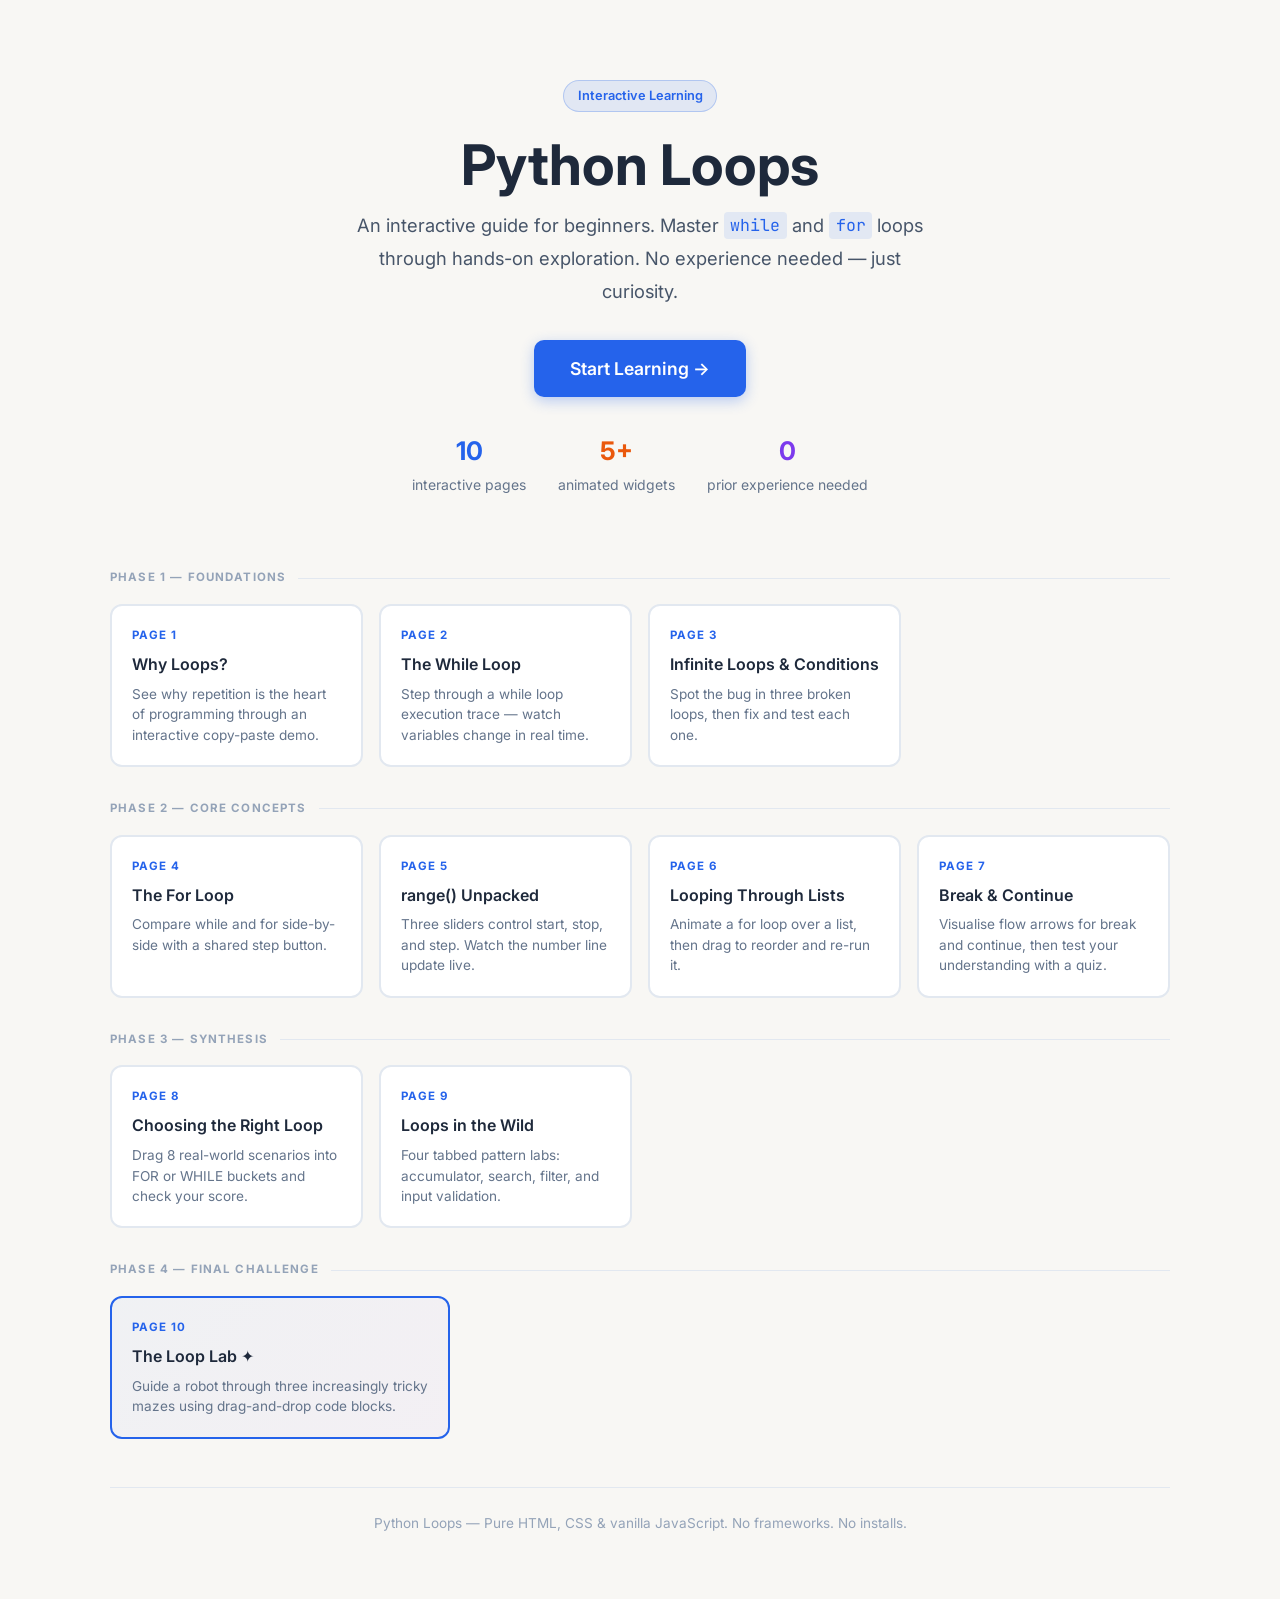
<file: index.html>
<!DOCTYPE html>
<html lang="en">
<head>
  <meta charset="UTF-8">
  <meta name="viewport" content="width=device-width, initial-scale=1.0">
  <title>Python Loops — An Interactive Guide</title>
  <link rel="stylesheet" href="css/styles.css">
  <style>
    body { padding-bottom: 2rem; }
    .hero-badge {
      display: inline-block;
      background: rgba(37,99,235,0.1);
      color: var(--color-primary);
      border: 1px solid rgba(37,99,235,0.25);
      border-radius: 100px;
      font-size: 0.8rem;
      font-weight: 600;
      padding: 0.25rem 0.85rem;
      margin-bottom: 1.25rem;
    }
    .hero-cta {
      display: inline-flex;
      align-items: center;
      gap: 0.5rem;
      background: var(--color-primary);
      color: #fff;
      font-size: 1.1rem;
      font-weight: 600;
      padding: 0.85rem 2.25rem;
      border-radius: 10px;
      text-decoration: none;
      transition: background 0.15s, transform 0.15s, box-shadow 0.15s;
      box-shadow: 0 4px 14px rgba(37,99,235,0.3);
    }
    .hero-cta:hover {
      background: #1d4ed8;
      transform: translateY(-2px);
      box-shadow: 0 8px 24px rgba(37,99,235,0.35);
      text-decoration: none;
    }
    .phase-divider {
      font-size: 0.72rem;
      font-weight: 700;
      text-transform: uppercase;
      letter-spacing: 0.1em;
      color: #94a3b8;
      margin: 2rem 0 0.75rem;
      display: flex;
      align-items: center;
      gap: 0.75rem;
    }
    .phase-divider::after {
      content: '';
      flex: 1;
      height: 1px;
      background: #e2e8f0;
    }
  </style>
</head>
<body>

<div class="page-wrapper">
  <!-- Hero -->
  <section class="hero" style="padding-top:3rem;padding-bottom:2.5rem;">
    <div class="hero-badge">Interactive Learning</div>
    <h1 style="font-size:clamp(2.2rem,6vw,3.5rem);margin-bottom:0.6rem;">Python Loops</h1>
    <p class="lead">
      An interactive guide for beginners. Master <code>while</code> and <code>for</code> loops
      through hands-on exploration. No experience needed — just curiosity.
    </p>
    <a href="page-01.html" class="hero-cta">Start Learning →</a>

    <div style="display:flex;justify-content:center;gap:2rem;margin-top:2rem;flex-wrap:wrap;">
      <div style="text-align:center;">
        <div style="font-size:1.6rem;font-weight:700;color:var(--color-primary);">10</div>
        <div class="text-sm text-muted">interactive pages</div>
      </div>
      <div style="text-align:center;">
        <div style="font-size:1.6rem;font-weight:700;color:var(--color-secondary);">5+</div>
        <div class="text-sm text-muted">animated widgets</div>
      </div>
      <div style="text-align:center;">
        <div style="font-size:1.6rem;font-weight:700;color:var(--color-tertiary);">0</div>
        <div class="text-sm text-muted">prior experience needed</div>
      </div>
    </div>
  </section>

  <!-- Page grid -->
  <section>
    <div class="phase-divider">Phase 1 — Foundations</div>
    <div class="page-grid">
      <a href="page-01.html" class="page-card">
        <div class="page-num">Page 1</div>
        <div class="page-title">Why Loops?</div>
        <div class="page-desc">See why repetition is the heart of programming through an interactive copy-paste demo.</div>
      </a>
      <a href="page-02.html" class="page-card">
        <div class="page-num">Page 2</div>
        <div class="page-title">The While Loop</div>
        <div class="page-desc">Step through a while loop execution trace — watch variables change in real time.</div>
      </a>
      <a href="page-03.html" class="page-card">
        <div class="page-num">Page 3</div>
        <div class="page-title">Infinite Loops &amp; Conditions</div>
        <div class="page-desc">Spot the bug in three broken loops, then fix and test each one.</div>
      </a>
    </div>

    <div class="phase-divider">Phase 2 — Core Concepts</div>
    <div class="page-grid">
      <a href="page-04.html" class="page-card">
        <div class="page-num">Page 4</div>
        <div class="page-title">The For Loop</div>
        <div class="page-desc">Compare while and for side-by-side with a shared step button.</div>
      </a>
      <a href="page-05.html" class="page-card">
        <div class="page-num">Page 5</div>
        <div class="page-title">range() Unpacked</div>
        <div class="page-desc">Three sliders control start, stop, and step. Watch the number line update live.</div>
      </a>
      <a href="page-06.html" class="page-card">
        <div class="page-num">Page 6</div>
        <div class="page-title">Looping Through Lists</div>
        <div class="page-desc">Animate a for loop over a list, then drag to reorder and re-run it.</div>
      </a>
      <a href="page-07.html" class="page-card">
        <div class="page-num">Page 7</div>
        <div class="page-title">Break &amp; Continue</div>
        <div class="page-desc">Visualise flow arrows for break and continue, then test your understanding with a quiz.</div>
      </a>
    </div>

    <div class="phase-divider">Phase 3 — Synthesis</div>
    <div class="page-grid">
      <a href="page-08.html" class="page-card">
        <div class="page-num">Page 8</div>
        <div class="page-title">Choosing the Right Loop</div>
        <div class="page-desc">Drag 8 real-world scenarios into FOR or WHILE buckets and check your score.</div>
      </a>
      <a href="page-09.html" class="page-card">
        <div class="page-num">Page 9</div>
        <div class="page-title">Loops in the Wild</div>
        <div class="page-desc">Four tabbed pattern labs: accumulator, search, filter, and input validation.</div>
      </a>
    </div>

    <div class="phase-divider">Phase 4 — Final Challenge</div>
    <div class="page-grid" style="max-width:340px;">
      <a href="page-10.html" class="page-card" style="border-color:var(--color-primary);background:linear-gradient(135deg,rgba(37,99,235,0.04),rgba(124,58,237,0.04));">
        <div class="page-num">Page 10</div>
        <div class="page-title">The Loop Lab ✦</div>
        <div class="page-desc">Guide a robot through three increasingly tricky mazes using drag-and-drop code blocks.</div>
      </a>
    </div>
  </section>

  <footer style="text-align:center;margin-top:3rem;padding-top:1.5rem;border-top:1px solid #e2e8f0;color:#94a3b8;font-size:0.85rem;">
    Python Loops — Pure HTML, CSS &amp; vanilla JavaScript. No frameworks. No installs.
  </footer>
</div>

</body>
</html>
</file>
<file: css/styles.css>
@import url('https://fonts.googleapis.com/css2?family=Inter:wght@300;400;500;600;700&family=JetBrains+Mono:wght@400;500;600&display=swap');

:root {
  --color-primary:    #2563eb;
  --color-secondary:  #ea580c;
  --color-tertiary:   #7c3aed;
  --color-bg:         #f8f7f4;
  --color-surface:    #ffffff;
  --color-text:       #1e293b;
  --color-code-bg:    #1e293b;
  --color-code-text:  #e2e8f0;
  --color-success:    #16a34a;
  --color-error:      #dc2626;
  --color-line-highlight: rgba(37, 99, 235, 0.15);
  --font-body: 'Inter', system-ui, -apple-system, sans-serif;
  --font-code: 'JetBrains Mono', 'Fira Code', 'Consolas', monospace;
  --max-width: 1100px;
  --radius: 12px;
  --shadow: 0 1px 3px rgba(0,0,0,0.08), 0 1px 2px rgba(0,0,0,0.06);
}

*, *::before, *::after {
  box-sizing: border-box;
  margin: 0;
  padding: 0;
}

html {
  font-size: 16px;
  scroll-behavior: smooth;
}

body {
  font-family: var(--font-body);
  background: var(--color-bg);
  color: var(--color-text);
  line-height: 1.7;
  min-height: 100vh;
  padding-bottom: 80px;
}

/* ── Typography ── */
h1 { font-size: clamp(1.8rem, 4vw, 2.8rem); font-weight: 700; line-height: 1.2; }
h2 { font-size: clamp(1.4rem, 3vw, 2rem); font-weight: 600; line-height: 1.3; }
h3 { font-size: clamp(1.1rem, 2vw, 1.4rem); font-weight: 600; line-height: 1.4; }
h4 { font-size: 1rem; font-weight: 600; }
p  { margin-bottom: 1rem; }
p:last-child { margin-bottom: 0; }

a { color: var(--color-primary); text-decoration: none; }
a:hover { text-decoration: underline; }

/* ── Layout ── */
.page-wrapper {
  max-width: var(--max-width);
  margin: 0 auto;
  padding: 2rem 1.25rem;
}

.page-header {
  margin-bottom: 2.5rem;
}

.page-header .phase-badge {
  display: inline-block;
  background: var(--color-primary);
  color: #fff;
  font-size: 0.72rem;
  font-weight: 600;
  letter-spacing: 0.08em;
  text-transform: uppercase;
  padding: 0.2rem 0.65rem;
  border-radius: 100px;
  margin-bottom: 0.75rem;
}

.page-header h1 {
  margin-bottom: 0.35rem;
}

.page-header .subtitle {
  font-size: 1.15rem;
  color: #64748b;
  font-weight: 400;
}

/* ── Card ── */
.card {
  background: var(--color-surface);
  border-radius: var(--radius);
  box-shadow: var(--shadow);
  padding: 1.75rem;
  margin-bottom: 1.5rem;
}

.card-title {
  font-size: 0.8rem;
  font-weight: 700;
  letter-spacing: 0.1em;
  text-transform: uppercase;
  color: #64748b;
  margin-bottom: 1rem;
}

/* ── Concept box ── */
.concept-box {
  border-left: 4px solid var(--color-primary);
  background: rgba(37, 99, 235, 0.05);
  border-radius: 0 var(--radius) var(--radius) 0;
  padding: 1.25rem 1.5rem;
  margin-bottom: 1.5rem;
  font-size: 1.05rem;
}

/* ── Code blocks ── */
pre, .code-block {
  background: var(--color-code-bg);
  color: var(--color-code-text);
  font-family: var(--font-code);
  font-size: 0.95rem;
  border-radius: var(--radius);
  padding: 1.25rem 1.5rem;
  overflow-x: auto;
  line-height: 1.6;
  tab-size: 4;
}

code {
  font-family: var(--font-code);
  font-size: 0.9em;
  background: rgba(37,99,235,0.1);
  color: var(--color-primary);
  padding: 0.15em 0.4em;
  border-radius: 4px;
}

pre code {
  background: none;
  color: inherit;
  padding: 0;
  font-size: inherit;
}

/* ── Syntax Highlighting ── */
.kw      { color: #93c5fd; font-weight: 600; }
.builtin { color: #86efac; }
.str     { color: #fca5a5; }
.num     { color: #fdba74; }
.comment { color: #64748b; font-style: italic; }

/* ── Buttons ── */
.btn {
  display: inline-flex;
  align-items: center;
  gap: 0.4rem;
  padding: 0.6rem 1.25rem;
  border-radius: 8px;
  font-family: var(--font-body);
  font-size: 0.925rem;
  font-weight: 500;
  cursor: pointer;
  border: none;
  transition: background 0.15s, transform 0.1s, box-shadow 0.15s;
  min-height: 44px;
  text-decoration: none;
}

.btn:active { transform: scale(0.97); }

.btn-primary {
  background: var(--color-primary);
  color: #fff;
}
.btn-primary:hover { background: #1d4ed8; }

.btn-secondary {
  background: var(--color-secondary);
  color: #fff;
}
.btn-secondary:hover { background: #c2410c; }

.btn-tertiary {
  background: var(--color-tertiary);
  color: #fff;
}
.btn-tertiary:hover { background: #6d28d9; }

.btn-outline {
  background: transparent;
  color: var(--color-primary);
  border: 2px solid var(--color-primary);
}
.btn-outline:hover { background: rgba(37,99,235,0.07); }

.btn-ghost {
  background: #f1f5f9;
  color: var(--color-text);
}
.btn-ghost:hover { background: #e2e8f0; }

.btn-success {
  background: var(--color-success);
  color: #fff;
}

.btn-sm {
  padding: 0.35rem 0.85rem;
  font-size: 0.85rem;
  min-height: 36px;
}

.btn-lg {
  padding: 0.85rem 2rem;
  font-size: 1.05rem;
  min-height: 52px;
}

.btn:disabled {
  opacity: 0.45;
  cursor: not-allowed;
  transform: none;
}

/* ── Grid & Flex helpers ── */
.grid-2 {
  display: grid;
  grid-template-columns: 1fr 1fr;
  gap: 1.25rem;
}

.flex { display: flex; }
.flex-wrap { flex-wrap: wrap; }
.gap-1 { gap: 0.5rem; }
.gap-2 { gap: 1rem; }
.gap-3 { gap: 1.5rem; }
.items-center { align-items: center; }
.justify-center { justify-content: center; }
.justify-between { justify-content: space-between; }

@media (max-width: 768px) {
  .grid-2 { grid-template-columns: 1fr; }
}

/* ── Teaser box ── */
.next-teaser {
  background: linear-gradient(135deg, rgba(37,99,235,0.07), rgba(124,58,237,0.07));
  border: 1px solid rgba(37,99,235,0.2);
  border-radius: var(--radius);
  padding: 1.25rem 1.5rem;
  margin-top: 2rem;
  font-style: italic;
  color: #475569;
}

.next-teaser strong { color: var(--color-text); font-style: normal; }

/* ── Output console ── */
.console-output {
  background: #0f172a;
  color: #a3e635;
  font-family: var(--font-code);
  font-size: 0.9rem;
  border-radius: 8px;
  padding: 1rem 1.25rem;
  min-height: 3rem;
  max-height: 200px;
  overflow-y: auto;
  line-height: 1.6;
  white-space: pre-wrap;
}

/* ── Badge / pill ── */
.badge {
  display: inline-flex;
  align-items: center;
  gap: 0.3rem;
  padding: 0.2rem 0.6rem;
  border-radius: 100px;
  font-size: 0.78rem;
  font-weight: 600;
}

.badge-success { background: #dcfce7; color: var(--color-success); }
.badge-error   { background: #fee2e2; color: var(--color-error); }
.badge-warn    { background: #ffedd5; color: var(--color-secondary); }
.badge-info    { background: #dbeafe; color: var(--color-primary); }

/* ── Tab bar ── */
.tab-bar {
  display: flex;
  gap: 0.25rem;
  border-bottom: 2px solid #e2e8f0;
  margin-bottom: 1.5rem;
  overflow-x: auto;
}

.tab-btn {
  padding: 0.6rem 1.1rem;
  border: none;
  background: transparent;
  font-family: var(--font-body);
  font-size: 0.9rem;
  font-weight: 500;
  color: #64748b;
  cursor: pointer;
  border-bottom: 3px solid transparent;
  margin-bottom: -2px;
  white-space: nowrap;
  min-height: 44px;
  border-radius: 6px 6px 0 0;
  transition: color 0.15s, border-color 0.15s, background 0.15s;
}

.tab-btn:hover { color: var(--color-primary); background: rgba(37,99,235,0.05); }
.tab-btn.active { color: var(--color-primary); border-bottom-color: var(--color-primary); font-weight: 600; }

/* ── Step-through ── */
.step-through-container {
  display: grid;
  grid-template-columns: 1fr 1fr;
  gap: 1.25rem;
}

@media (max-width: 768px) {
  .step-through-container { grid-template-columns: 1fr; }
}

.st-code-panel {
  background: var(--color-code-bg);
  color: var(--color-code-text);
  border-radius: var(--radius);
  padding: 1rem 1.25rem;
  font-family: var(--font-code);
  font-size: 0.92rem;
  line-height: 2.0;
  min-height: 160px;
}

.st-code-line {
  display: flex;
  align-items: center;
  gap: 0.75rem;
  padding: 0.1rem 0.5rem;
  border-radius: 4px;
  transition: background 0.2s;
  position: relative;
}

.st-code-line.active {
  background: var(--color-line-highlight);
}

.st-code-text {
  flex: 1;
  white-space: pre;
}

.st-line-num {
  color: #64748b;
  min-width: 1.5rem;
  text-align: right;
  user-select: none;
  font-size: 0.8rem;
}

.st-right-panel {
  display: flex;
  flex-direction: column;
  gap: 1rem;
}

.var-watch {
  background: #f8fafc;
  border: 1px solid #e2e8f0;
  border-radius: 8px;
  padding: 0.75rem 1rem;
  min-height: 4.5rem;
}

.var-watch-title {
  font-size: 0.72rem;
  font-weight: 700;
  text-transform: uppercase;
  letter-spacing: 0.08em;
  color: #64748b;
  margin-bottom: 0.5rem;
}

.var-table {
  font-family: var(--font-code);
  font-size: 0.88rem;
  width: 100%;
}

.var-table td {
  padding: 0.2rem 0.4rem;
  vertical-align: top;
}

.var-name { color: #1d4ed8; font-weight: 600; }
.var-val  { color: #b45309; }
.var-eq   { color: #64748b; }

.st-controls {
  display: flex;
  gap: 0.5rem;
  flex-wrap: wrap;
  margin-top: 1rem;
}

/* condition badge */
.condition-badge {
  display: inline-flex;
  align-items: center;
  padding: 0.15rem 0.55rem;
  border-radius: 6px;
  font-size: 0.8rem;
  font-weight: 600;
  margin-left: 0.5rem;
  font-family: var(--font-code);
}
.condition-badge.true-badge  { background: #dcfce7; color: #15803d; }
.condition-badge.false-badge { background: #fee2e2; color: #b91c1c; }

/* flow arrows */
.flow-arrow {
  position: absolute;
  right: -6px;
  font-size: 0.72rem;
  font-weight: 700;
  padding: 0.1rem 0.35rem;
  border-radius: 4px;
}
.flow-break    { background: #fee2e2; color: #b91c1c; }
.flow-continue { background: #ffedd5; color: #c2410c; }

/* ── Navigation bar (fixed bottom) ── */
#bottom-nav {
  position: fixed;
  bottom: 0;
  left: 0;
  right: 0;
  background: var(--color-surface);
  border-top: 1px solid #e2e8f0;
  box-shadow: 0 -2px 10px rgba(0,0,0,0.07);
  z-index: 100;
  padding: 0.6rem 1.25rem;
  display: flex;
  align-items: center;
  justify-content: space-between;
  gap: 1rem;
  height: 60px;
}

.nav-btn {
  display: inline-flex;
  align-items: center;
  gap: 0.4rem;
  padding: 0.45rem 1rem;
  border-radius: 8px;
  font-family: var(--font-body);
  font-size: 0.9rem;
  font-weight: 500;
  cursor: pointer;
  border: 2px solid var(--color-primary);
  color: var(--color-primary);
  background: transparent;
  transition: all 0.15s;
  min-height: 40px;
  text-decoration: none;
}
.nav-btn:hover { background: rgba(37,99,235,0.08); text-decoration: none; }
.nav-btn.primary { background: var(--color-primary); color: #fff; }
.nav-btn.primary:hover { background: #1d4ed8; }
.nav-btn.hidden { visibility: hidden; pointer-events: none; }

.nav-dots {
  display: flex;
  gap: 0.45rem;
  align-items: center;
}

.nav-dot {
  width: 10px;
  height: 10px;
  border-radius: 50%;
  background: #cbd5e1;
  border: 2px solid transparent;
  cursor: pointer;
  transition: all 0.2s;
  padding: 0;
}
.nav-dot.current {
  background: transparent;
  border-color: var(--color-primary);
  width: 12px;
  height: 12px;
}
.nav-dot.visited { background: var(--color-primary); }

/* ── Drag-drop ── */
.draggable {
  cursor: grab;
  user-select: none;
  -webkit-user-select: none;
  touch-action: none;
}
.draggable:active { cursor: grabbing; }
.draggable.dragging { opacity: 0.4; }

.drop-zone {
  border: 2px dashed #cbd5e1;
  border-radius: var(--radius);
  min-height: 80px;
  transition: border-color 0.2s, background 0.2s;
  padding: 0.75rem;
}
.drop-zone.drag-over {
  border-color: var(--color-primary);
  background: rgba(37,99,235,0.05);
}

/* ── Robot game ── */
.robot-canvas-wrap {
  display: flex;
  justify-content: center;
}

canvas#robot-canvas {
  border-radius: var(--radius);
  box-shadow: var(--shadow);
}

.code-blocks-area {
  display: flex;
  flex-wrap: wrap;
  gap: 0.5rem;
  padding: 0.75rem;
  background: #f1f5f9;
  border-radius: 8px;
  min-height: 54px;
}

.code-block-item {
  background: var(--color-code-bg);
  color: var(--color-code-text);
  font-family: var(--font-code);
  font-size: 0.85rem;
  padding: 0.4rem 0.85rem;
  border-radius: 6px;
  cursor: grab;
  user-select: none;
  touch-action: none;
  min-height: 36px;
  display: inline-flex;
  align-items: center;
  gap: 0.3rem;
}

.sequence-area {
  position: relative;
  min-height: 120px;
  border: 2px dashed #cbd5e1;
  border-radius: var(--radius);
  padding: 0.75rem;
  display: flex;
  flex-direction: column;
  gap: 0.35rem;
  background: #fafbfc;
}
.sequence-area.drag-over { border-color: var(--color-primary); background: rgba(37,99,235,0.04); }

.seq-block {
  font-family: var(--font-code);
  font-size: 0.88rem;
  background: var(--color-code-bg);
  color: var(--color-code-text);
  padding: 0.35rem 0.75rem;
  border-radius: 6px;
  display: flex;
  align-items: center;
  gap: 0.5rem;
  cursor: grab;
  min-height: 36px;
  position: relative;
}
.seq-drag-handle {
  cursor: grab;
  color: #475569;
  font-size: 1.1rem;
  padding: 0 0.35rem 0 0;
  user-select: none;
  -webkit-user-select: none;
  touch-action: none;
  line-height: 1;
}
.seq-drag-handle:active { cursor: grabbing; }

.seq-drop-indicator {
  position: absolute;
  left: 0.5rem;
  right: 0.5rem;
  height: 3px;
  background: var(--color-primary);
  border-radius: 2px;
  pointer-events: none;
  z-index: 10;
}

.seq-block .remove-btn {
  background: none;
  border: none;
  color: #64748b;
  cursor: pointer;
  font-size: 1rem;
  padding: 0 0.25rem;
  line-height: 1;
}
.seq-block .remove-btn:hover { color: var(--color-error); }
.seq-block.indent-0 { margin-left: 0; }
.seq-block.indent-1 { margin-left: 1.5rem; }
.seq-block.indent-2 { margin-left: 3rem; }
.seq-block.indent-3 { margin-left: 4.5rem; }

/* ── Quiz / multiple choice ── */
.mc-options {
  display: grid;
  grid-template-columns: 1fr 1fr;
  gap: 0.75rem;
  margin: 1rem 0;
}
@media (max-width: 480px) { .mc-options { grid-template-columns: 1fr; } }

.mc-btn {
  background: #f8fafc;
  border: 2px solid #e2e8f0;
  border-radius: 8px;
  padding: 0.75rem 1rem;
  font-family: var(--font-code);
  font-size: 0.88rem;
  cursor: pointer;
  text-align: left;
  transition: all 0.15s;
  white-space: pre;
  min-height: 44px;
}
.mc-btn:hover { border-color: var(--color-primary); background: rgba(37,99,235,0.05); }
.mc-btn.correct { border-color: var(--color-success); background: #dcfce7; }
.mc-btn.incorrect { border-color: var(--color-error); background: #fee2e2; }

/* ── Range explorer ── */
.range-slider-group {
  display: grid;
  gap: 0.75rem;
  margin-bottom: 1.25rem;
}
.range-row {
  display: flex;
  align-items: center;
  gap: 1rem;
}
.range-row label {
  min-width: 4.5rem;
  font-family: var(--font-code);
  font-size: 0.9rem;
  font-weight: 600;
  color: var(--color-primary);
}
.range-row input[type=range] {
  flex: 1;
  accent-color: var(--color-primary);
  height: 6px;
  cursor: pointer;
}
.range-val {
  min-width: 2.5rem;
  text-align: right;
  font-family: var(--font-code);
  font-size: 0.9rem;
  font-weight: 600;
}

/* Number line */
.number-line {
  position: relative;
  height: 56px;
  margin: 1rem 0;
}
.nl-track {
  position: absolute;
  top: 50%;
  left: 0; right: 0;
  height: 3px;
  background: #e2e8f0;
  transform: translateY(-50%);
}
.nl-dots {
  position: absolute;
  top: 0; left: 0; right: 0; bottom: 0;
  display: flex;
  align-items: center;
}
.nl-dot {
  position: absolute;
  width: 14px; height: 14px;
  border-radius: 50%;
  transform: translate(-50%, -50%);
  top: 50%;
}
.nl-dot.included { background: var(--color-primary); }
.nl-dot.excluded { background: #fff; border: 2px solid #cbd5e1; }
.nl-label {
  position: absolute;
  font-size: 0.65rem;
  font-family: var(--font-code);
  color: #94a3b8;
  top: calc(50% + 10px);
  transform: translateX(-50%);
}

/* ── Loop sorter ── */
.sorter-wrapper {
  display: grid;
  grid-template-columns: 1fr 1fr;
  gap: 1.25rem;
}
@media (max-width: 768px) { .sorter-wrapper { grid-template-columns: 1fr; } }

.scenario-pool {
  display: flex;
  flex-direction: column;
  gap: 0.5rem;
}

.scenario-card {
  background: var(--color-surface);
  border: 2px solid #e2e8f0;
  border-radius: 8px;
  padding: 0.75rem 1rem;
  font-size: 0.9rem;
  cursor: grab;
  min-height: 44px;
  display: flex;
  align-items: center;
  transition: border-color 0.15s, box-shadow 0.15s;
}
.scenario-card:hover { border-color: var(--color-primary); }
.scenario-card.correct { border-color: var(--color-success); background: #f0fdf4; }
.scenario-card.incorrect { border-color: var(--color-error); background: #fef2f2; }
.scenario-card.dragging { opacity: 0.3; }

.loop-drop-zone {
  border: 2px dashed #cbd5e1;
  border-radius: var(--radius);
  padding: 0.75rem;
  min-height: 200px;
  display: flex;
  flex-direction: column;
  gap: 0.5rem;
  transition: all 0.2s;
}
.loop-drop-zone.drag-over { border-color: var(--color-primary); background: rgba(37,99,235,0.04); }
.loop-drop-zone h3 { margin-bottom: 0.5rem; font-size: 1rem; }

/* ── Colour list cards ── */
.colour-cards {
  display: flex;
  gap: 0.75rem;
  flex-wrap: wrap;
  margin-top: 1rem;
}

.colour-card {
  width: 80px; height: 80px;
  border-radius: 10px;
  display: flex;
  align-items: center;
  justify-content: center;
  font-weight: 600;
  font-size: 0.85rem;
  color: #fff;
  transition: transform 0.25s, box-shadow 0.25s;
  cursor: grab;
  text-shadow: 0 1px 2px rgba(0,0,0,0.4);
  user-select: none;
  touch-action: none;
}
.colour-card.active {
  transform: scale(1.15);
  box-shadow: 0 0 0 4px rgba(37,99,235,0.35), 0 6px 20px rgba(0,0,0,0.2);
}

/* ── Concept tree ── */
.concept-tree {
  font-family: var(--font-code);
  font-size: 0.95rem;
  line-height: 2;
  background: var(--color-code-bg);
  color: var(--color-code-text);
  padding: 1.5rem 2rem;
  border-radius: var(--radius);
}
.concept-tree a { color: #93c5fd; }
.concept-tree a:hover { color: #bfdbfe; }
.tree-root { color: #fbbf24; font-weight: 700; font-size: 1.05rem; margin-bottom: 0.25rem; }
.tree-branch { color: #64748b; }
.tree-leaf { color: var(--color-code-text); }
.tree-level-1 { padding-left: 1rem; }
.tree-level-2 { padding-left: 2.5rem; }

/* ── Accumulator bar chart ── */
.bar-chart {
  display: flex;
  align-items: flex-end;
  gap: 0.5rem;
  height: 120px;
  padding: 0.5rem 0.25rem;
  border-bottom: 2px solid #e2e8f0;
  margin: 1rem 0;
}
.bar-col {
  flex: 1;
  display: flex;
  flex-direction: column;
  align-items: center;
  justify-content: flex-end;
  gap: 0.25rem;
  height: 100%;
}
.bar-fill {
  width: 100%;
  background: var(--color-primary);
  border-radius: 4px 4px 0 0;
  transition: height 0.4s ease;
  min-height: 0;
}
.bar-label {
  font-size: 0.75rem;
  font-family: var(--font-code);
  color: #64748b;
}

/* ── Fix-the-loop ── */
.bug-card {
  border: 2px solid #e2e8f0;
  border-radius: var(--radius);
  padding: 1.25rem;
  margin-bottom: 1.25rem;
}
.bug-card.solved { border-color: var(--color-success); }

.fix-input {
  font-family: var(--font-code);
  font-size: 0.9rem;
  width: 100%;
  padding: 0.5rem 0.75rem;
  border: 2px solid #e2e8f0;
  border-radius: 6px;
  background: #f8fafc;
  color: var(--color-text);
  transition: border-color 0.15s;
}
.fix-input:focus { outline: none; border-color: var(--color-primary); }

/* ── Loading / animation helpers ── */
@keyframes fadeIn {
  from { opacity: 0; transform: translateY(8px); }
  to   { opacity: 1; transform: translateY(0); }
}
.fade-in { animation: fadeIn 0.3s ease forwards; }

@keyframes shake {
  0%,100% { transform: translateX(0); }
  20% { transform: translateX(-6px); }
  40% { transform: translateX(6px); }
  60% { transform: translateX(-4px); }
  80% { transform: translateX(4px); }
}
.shake { animation: shake 0.4s ease; }

@keyframes celebrate {
  0%   { transform: scale(1); }
  50%  { transform: scale(1.08); }
  100% { transform: scale(1); }
}
.celebrate { animation: celebrate 0.5s ease 2; }

/* ── Utility ── */
.mt-1 { margin-top: 0.5rem; }
.mt-2 { margin-top: 1rem; }
.mt-3 { margin-top: 1.5rem; }
.mb-1 { margin-bottom: 0.5rem; }
.mb-2 { margin-bottom: 1rem; }
.mb-3 { margin-bottom: 1.5rem; }
.text-sm { font-size: 0.875rem; }
.text-muted { color: #64748b; }
.text-success { color: var(--color-success); }
.text-error { color: var(--color-error); }
.text-center { text-align: center; }
.hidden { display: none !important; }
.visually-hidden {
  position: absolute;
  width: 1px; height: 1px;
  padding: 0; margin: -1px;
  overflow: hidden; clip: rect(0,0,0,0);
  white-space: nowrap; border: 0;
}

/* ── Index page specific ── */
.hero {
  text-align: center;
  padding: 4rem 1rem 3rem;
}
.hero h1 { margin-bottom: 0.5rem; }
.hero .lead {
  font-size: 1.15rem;
  color: #475569;
  max-width: 580px;
  margin: 0 auto 2rem;
  line-height: 1.8;
}

.page-grid {
  display: grid;
  grid-template-columns: repeat(auto-fill, minmax(220px, 1fr));
  gap: 1rem;
  margin-top: 1rem;
}

.page-card {
  background: var(--color-surface);
  border: 2px solid #e2e8f0;
  border-radius: var(--radius);
  padding: 1.25rem;
  text-decoration: none;
  color: var(--color-text);
  transition: border-color 0.15s, box-shadow 0.15s, transform 0.15s;
  display: block;
}
.page-card:hover {
  border-color: var(--color-primary);
  box-shadow: 0 4px 16px rgba(37,99,235,0.12);
  transform: translateY(-2px);
  text-decoration: none;
}
.page-card .page-num {
  font-size: 0.72rem;
  font-weight: 700;
  text-transform: uppercase;
  letter-spacing: 0.08em;
  color: var(--color-primary);
  margin-bottom: 0.35rem;
}
.page-card .page-title { font-weight: 600; margin-bottom: 0.35rem; font-size: 1rem; }
.page-card .page-desc { font-size: 0.85rem; color: #64748b; line-height: 1.5; }

/* ── Input field ── */
.input-field {
  font-family: var(--font-body);
  font-size: 0.95rem;
  padding: 0.55rem 0.9rem;
  border: 2px solid #e2e8f0;
  border-radius: 8px;
  background: #f8fafc;
  color: var(--color-text);
  transition: border-color 0.15s;
  min-height: 44px;
}
.input-field:focus { outline: none; border-color: var(--color-primary); background: #fff; }

/* Pattern lab input validation */
.pw-prompt {
  display: flex;
  gap: 0.5rem;
  align-items: center;
  flex-wrap: wrap;
}
.pw-log {
  font-family: var(--font-code);
  font-size: 0.88rem;
  background: #0f172a;
  color: #94a3b8;
  border-radius: 8px;
  padding: 0.75rem 1rem;
  min-height: 60px;
  line-height: 1.7;
  white-space: pre-wrap;
}

/* ── Responsive tweaks ── */
@media (max-width: 600px) {
  .card { padding: 1.25rem; }
  .page-wrapper { padding: 1.25rem 1rem; }
  pre, .code-block { font-size: 0.82rem; padding: 0.85rem 1rem; }
  .st-code-panel { font-size: 0.82rem; }
  .btn-lg { font-size: 0.95rem; padding: 0.75rem 1.5rem; }
}
</file>
